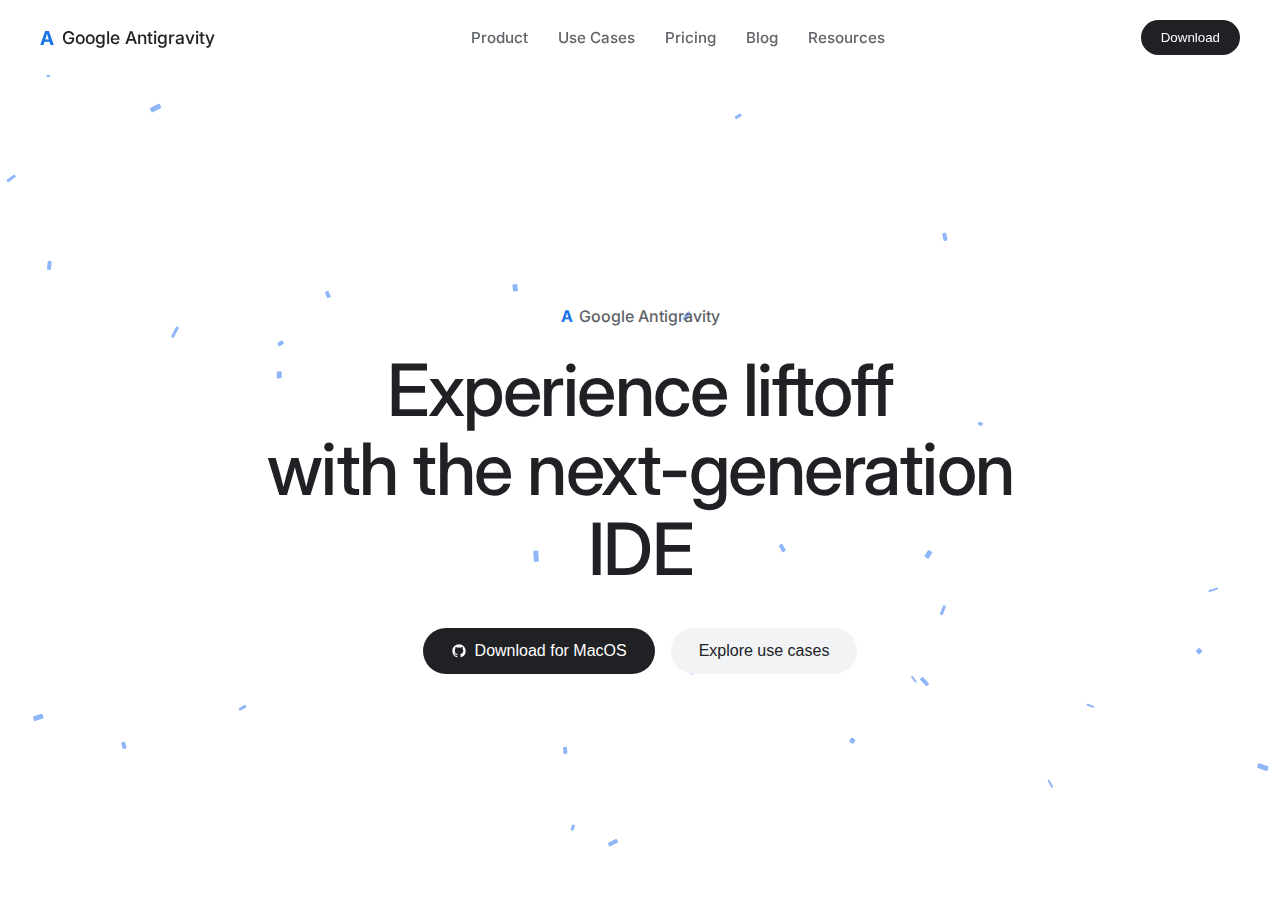
<file: index.html>
<!DOCTYPE html>
<html lang="en">

<head>
    <meta charset="UTF-8">
    <meta name="viewport" content="width=device-width, initial-scale=1.0">
    <title>Google Antigravity</title>
    <link rel="stylesheet" href="style.css">
    <link rel="preconnect" href="https://fonts.googleapis.com">
    <link rel="preconnect" href="https://fonts.gstatic.com" crossorigin>
    <link
        href="https://fonts.googleapis.com/css2?family=Google+Sans:wght@400;500;700&family=Inter:wght@400;500;600&display=swap"
        rel="stylesheet">
</head>

<body>
    <nav class="navbar">
        <div class="logo">
            <span class="logo-icon">A</span> Google Antigravity
        </div>
        <div class="nav-links">
            <a href="#">Product</a>
            <a href="#">Use Cases</a>
            <a href="#">Pricing</a>
            <a href="#">Blog</a>
            <a href="#">Resources</a>
        </div>
        <button class="nav-cta">Download</button>
    </nav>

    <div class="particles-container" id="particlesContainer">
        <!-- Particles generated by JS -->
    </div>

    <main class="hero">
        <div class="hero-content">
            <div class="brand-tag">
                <span class="logo-icon-small">A</span> Google Antigravity
            </div>
            <h1 class="hero-title">
                Experience liftoff<br>
                with the next-generation IDE
            </h1>
            <div class="cta-group">
                <button class="primary-btn">
                    <svg width="16" height="16" viewBox="0 0 24 24" fill="currentColor" style="margin-right: 8px;">
                        <path
                            d="M12 2C6.477 2 2 6.477 2 12c0 4.42 2.865 8.17 6.84 9.49.5.09.68-.22.68-.48v-1.71c-2.78.6-3.37-1.34-3.37-1.34-.46-1.16-1.11-1.47-1.11-1.47-.91-.62.07-.6.07-.6 1 .07 1.53 1.03 1.53 1.03.89 1.52 2.34 1.08 2.91.83.09-.65.35-1.09.63-1.34-2.22-.25-4.55-1.11-4.55-4.94 0-1.09.39-1.98 1.03-2.68-.1-.25-.45-1.27.1-2.64 0 0 .84-.27 2.75 1.02.8-.22 1.65-.33 2.5-.33.85 0 1.7.11 2.5.33 1.91-1.29 2.75-1.02 2.75-1.02.55 1.37.2 2.39.1 2.64.64.7 1.03 1.59 1.03 2.68 0 3.84-2.34 4.68-4.57 4.93.36.31.68.92.68 1.85v2.74c0 .27.18.58.69.48A10.01 10.01 0 0 0 22 12c0-5.523-4.477-10-10-10z" />
                    </svg>
                    Download for MacOS
                </button>
                <button class="secondary-btn">Explore use cases</button>
            </div>
        </div>
    </main>

    <script src="main.js"></script>
</body>

</html>
</file>
<file: style.css>
:root {
    --bg-color: #ffffff;
    --text-color: #202124;
    --primary-blue: #1a73e8;
    --particle-color: #4285f4;
    --nav-text: #5f6368;
    --btn-bg: #202124;
    --btn-text: #ffffff;
}

* {
    margin: 0;
    padding: 0;
    box-sizing: border-box;
}

body {
    font-family: 'Google Sans', 'Inter', sans-serif;
    background-color: var(--bg-color);
    color: var(--text-color);
    overflow-x: hidden;
    height: 100vh;
    display: flex;
    flex-direction: column;
}

/* Navbar */
.navbar {
    display: flex;
    justify-content: space-between;
    align-items: center;
    padding: 20px 40px;
    position: fixed;
    top: 0;
    left: 0;
    width: 100%;
    z-index: 100;
    background: rgba(255, 255, 255, 0.9);
    backdrop-filter: blur(10px);
}

.logo {
    font-weight: 500;
    font-size: 1.1rem;
    display: flex;
    align-items: center;
    gap: 8px;
    color: var(--text-color);
}

.logo-icon {
    color: var(--primary-blue);
    font-weight: bold;
    font-size: 1.2rem;
}

.nav-links {
    display: flex;
    gap: 30px;
}

.nav-links a {
    text-decoration: none;
    color: var(--nav-text);
    font-size: 0.95rem;
    font-weight: 500;
    transition: color 0.2s;
}

.nav-links a:hover {
    color: var(--primary-blue);
}

.nav-cta {
    background: var(--btn-bg);
    color: var(--btn-text);
    border: none;
    padding: 10px 20px;
    border-radius: 24px;
    font-weight: 500;
    cursor: pointer;
    transition: transform 0.2s;
}

.nav-cta:hover {
    transform: scale(1.05);
}

/* Particles */
.particles-container {
    position: absolute;
    top: 0;
    left: 0;
    width: 100%;
    height: 100%;
    z-index: 0;
    overflow: hidden;
    pointer-events: none;
}

.particle {
    position: absolute;
    background-color: var(--particle-color);
    width: 2px;
    height: 6px;
    border-radius: 1px;
    opacity: 0.6;
    transform-origin: center;
}

/* Hero Section */
.hero {
    flex: 1;
    display: flex;
    justify-content: center;
    align-items: center;
    text-align: center;
    z-index: 1;
    padding-top: 80px;
    /* Offset for fixed navbar */
}

.hero-content {
    max-width: 800px;
    padding: 0 20px;
    animation: fade-in 1s ease-out;
}

.brand-tag {
    display: inline-flex;
    align-items: center;
    gap: 6px;
    font-weight: 500;
    color: var(--nav-text);
    margin-bottom: 24px;
}

.logo-icon-small {
    color: var(--primary-blue);
    font-weight: bold;
}

.hero-title {
    font-size: 4.5rem;
    line-height: 1.1;
    font-weight: 500;
    letter-spacing: -1.5px;
    margin-bottom: 40px;
    color: var(--text-color);
}

.cta-group {
    display: flex;
    justify-content: center;
    gap: 16px;
}

.primary-btn {
    background: var(--btn-bg);
    color: var(--btn-text);
    border: none;
    padding: 14px 28px;
    border-radius: 30px;
    font-size: 1rem;
    font-weight: 500;
    cursor: pointer;
    display: flex;
    align-items: center;
    transition: all 0.3s ease;
}

.primary-btn:hover {
    transform: translateY(-2px);
    box-shadow: 0 4px 12px rgba(0, 0, 0, 0.15);
}

.secondary-btn {
    background: #f1f3f4;
    color: var(--text-color);
    border: none;
    padding: 14px 28px;
    border-radius: 30px;
    font-size: 1rem;
    font-weight: 500;
    cursor: pointer;
    transition: background 0.2s;
}

.secondary-btn:hover {
    background: #e8eaed;
}

@keyframes fade-in {
    from {
        opacity: 0;
        transform: translateY(20px);
    }

    to {
        opacity: 1;
        transform: translateY(0);
    }
}

@media (max-width: 768px) {
    .hero-title {
        font-size: 2.5rem;
    }

    .nav-links {
        display: none;
    }
}
</file>
